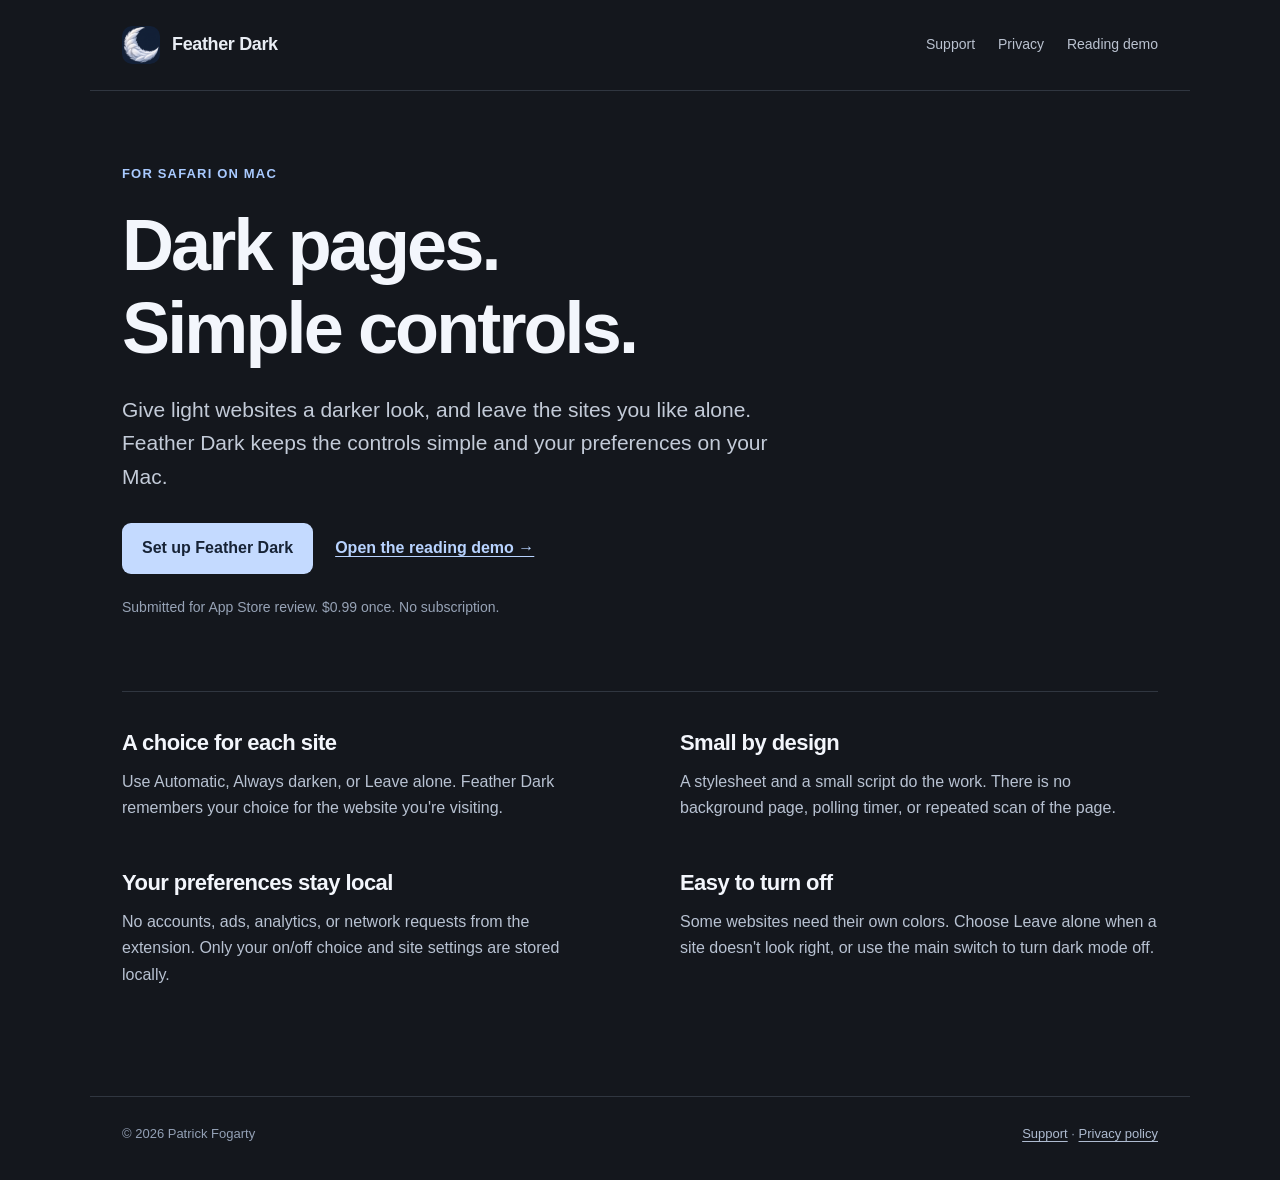
<file: index.html>
<!doctype html>
<html lang="en">
<head>
  <meta charset="utf-8">
  <meta name="viewport" content="width=device-width, initial-scale=1">
  <meta name="description" content="Feather Dark is a small dark mode extension for Safari on Mac. Simple controls for each website. No accounts or tracking.">
  <title>Feather Dark — Simple dark mode for Safari</title>
  <link rel="icon" href="icon.png" type="image/png">
  <link rel="stylesheet" href="style.css">
</head>
<body>
  <header class="site-header">
    <a class="brand" href="index.html"><img src="icon.png" alt="" width="38" height="38">Feather Dark</a>
    <nav aria-label="Main navigation"><a href="support.html">Support</a><a href="privacy.html">Privacy</a><a href="demo.html">Reading demo</a></nav>
  </header>
  <main>
    <section class="hero" aria-labelledby="intro">
      <p class="eyebrow">For Safari on Mac</p>
      <h1 id="intro">Dark pages.<br>Simple controls.</h1>
      <p class="lead">Give light websites a darker look, and leave the sites you like alone. Feather Dark keeps the controls simple and your preferences on your Mac.</p>
      <div class="actions"><a class="button" href="support.html">Set up Feather Dark</a><a class="secondary" href="demo.html">Open the reading demo →</a></div>
      <p class="release-note">Submitted for App Store review. $0.99 once. No subscription.</p>
    </section>
    <div class="details">
      <section><h2>A choice for each site</h2><p>Use Automatic, Always darken, or Leave alone. Feather Dark remembers your choice for the website you're visiting.</p></section>
      <section><h2>Small by design</h2><p>A stylesheet and a small script do the work. There is no background page, polling timer, or repeated scan of the page.</p></section>
      <section><h2>Your preferences stay local</h2><p>No accounts, ads, analytics, or network requests from the extension. Only your on/off choice and site settings are stored locally.</p></section>
      <section><h2>Easy to turn off</h2><p>Some websites need their own colors. Choose Leave alone when a site doesn't look right, or use the main switch to turn dark mode off.</p></section>
    </div>
  </main>
  <footer class="site-footer"><span>© 2026 Patrick Fogarty</span><span><a href="support.html">Support</a> · <a href="privacy.html">Privacy policy</a></span></footer>
</body>
</html>
</file>
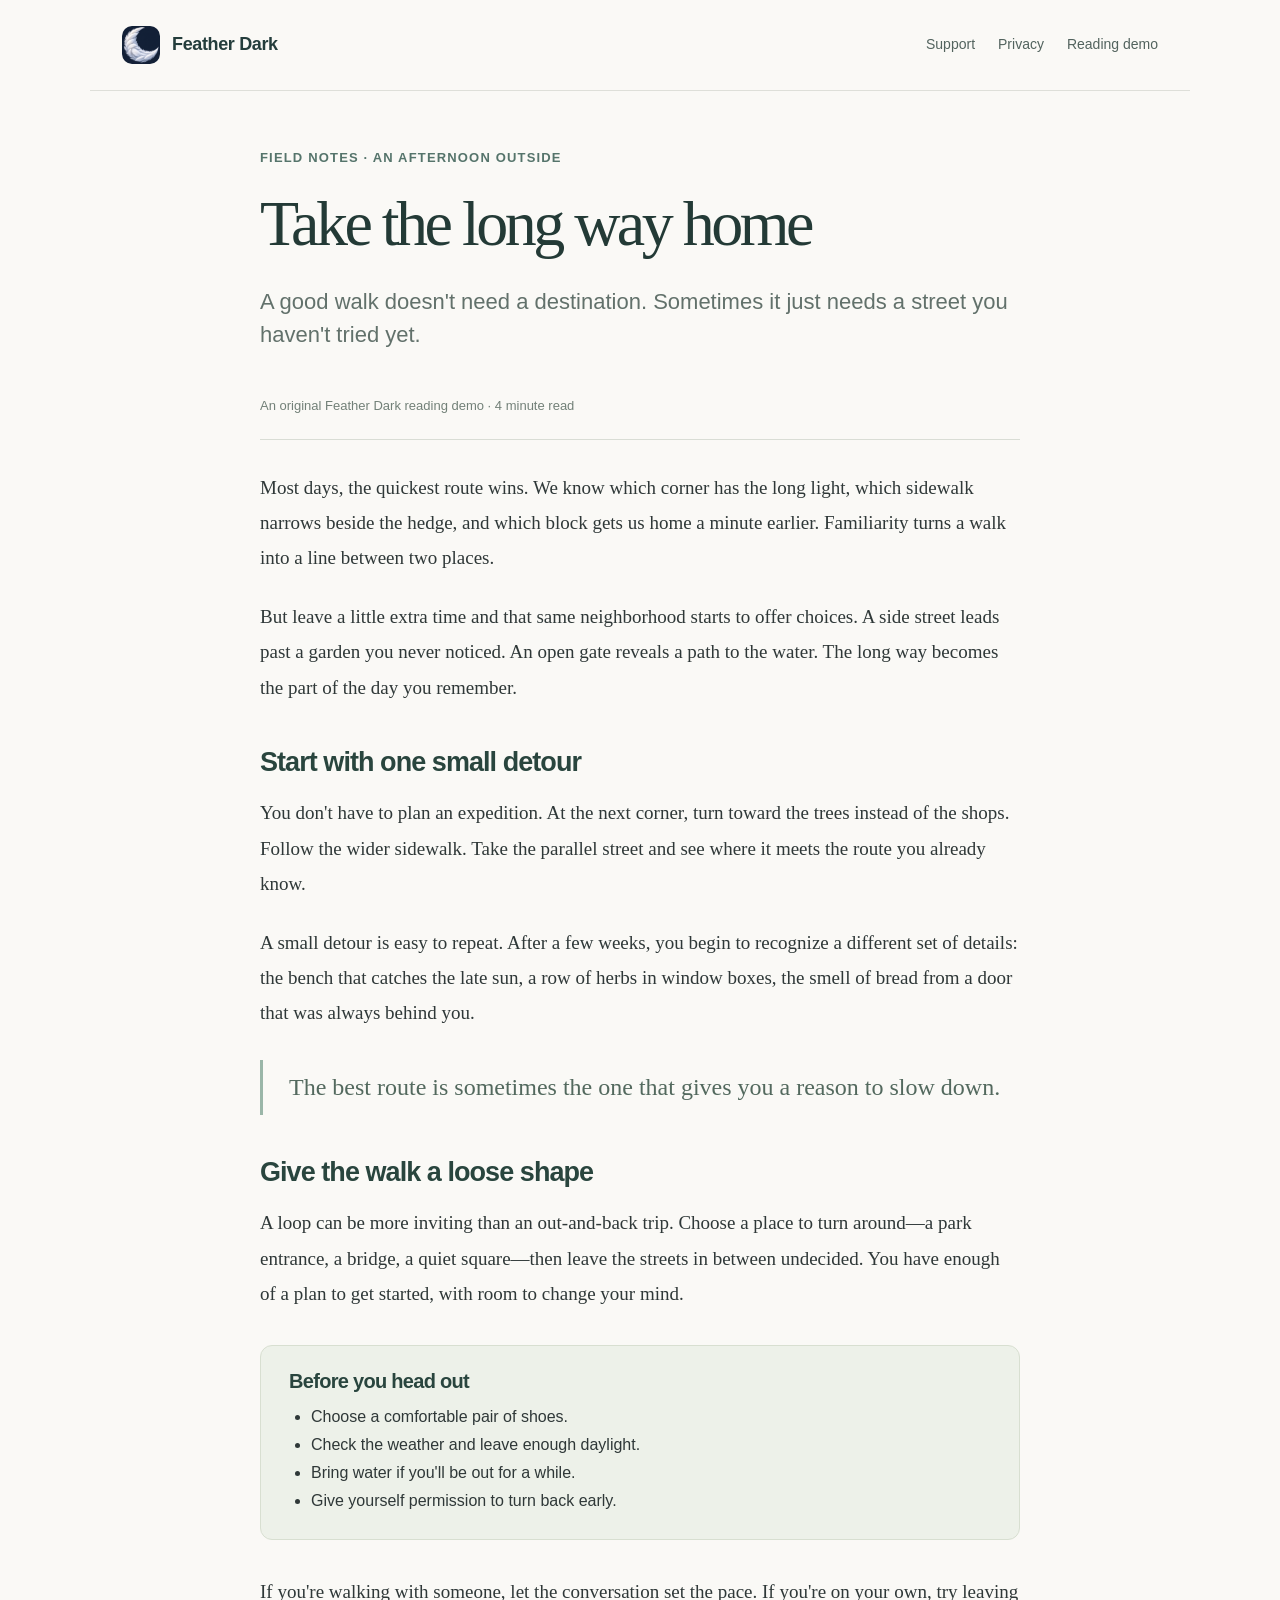
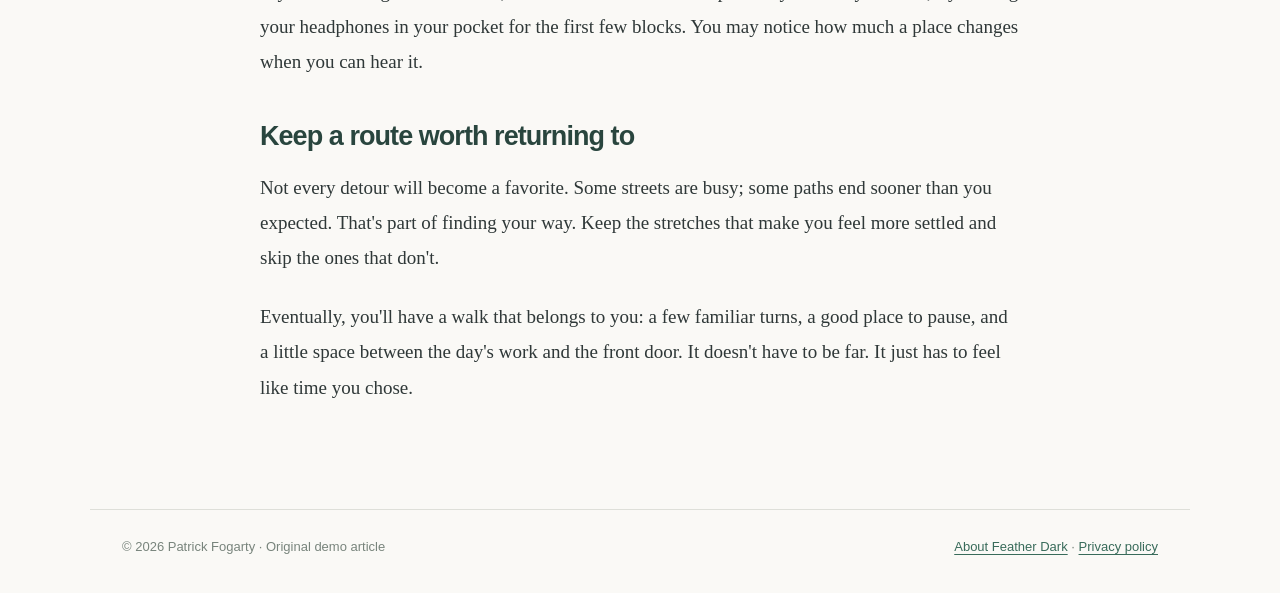
<file: demo.html>
<!doctype html>
<html lang="en">
<head>
  <meta charset="utf-8">
  <meta name="viewport" content="width=device-width, initial-scale=1">
  <meta name="description" content="An original reading page for trying Feather Dark in Safari.">
  <title>Take the long way home — Feather Dark reading demo</title>
  <link rel="icon" href="icon.png" type="image/png">
  <link rel="stylesheet" href="style.css">
</head>
<body class="demo">
  <header class="site-header">
    <a class="brand" href="index.html"><img src="icon.png" alt="" width="38" height="38">Feather Dark</a>
    <nav aria-label="Main navigation"><a href="support.html">Support</a><a href="privacy.html">Privacy</a><a href="demo.html" aria-current="page">Reading demo</a></nav>
  </header>
  <main>
    <article class="reading">
      <p class="eyebrow">Field notes · An afternoon outside</p>
      <h1>Take the long way home</h1>
      <p class="dek">A good walk doesn't need a destination. Sometimes it just needs a street you haven't tried yet.</p>
      <p class="article-meta">An original Feather Dark reading demo · 4 minute read</p>
      <div class="article-body">
        <p>Most days, the quickest route wins. We know which corner has the long light, which sidewalk narrows beside the hedge, and which block gets us home a minute earlier. Familiarity turns a walk into a line between two places.</p>
        <p>But leave a little extra time and that same neighborhood starts to offer choices. A side street leads past a garden you never noticed. An open gate reveals a path to the water. The long way becomes the part of the day you remember.</p>
        <h2>Start with one small detour</h2>
        <p>You don't have to plan an expedition. At the next corner, turn toward the trees instead of the shops. Follow the wider sidewalk. Take the parallel street and see where it meets the route you already know.</p>
        <p>A small detour is easy to repeat. After a few weeks, you begin to recognize a different set of details: the bench that catches the late sun, a row of herbs in window boxes, the smell of bread from a door that was always behind you.</p>
        <blockquote>The best route is sometimes the one that gives you a reason to slow down.</blockquote>
        <h2>Give the walk a loose shape</h2>
        <p>A loop can be more inviting than an out-and-back trip. Choose a place to turn around—a park entrance, a bridge, a quiet square—then leave the streets in between undecided. You have enough of a plan to get started, with room to change your mind.</p>
        <aside aria-labelledby="before-heading"><h2 id="before-heading">Before you head out</h2><ul><li>Choose a comfortable pair of shoes.</li><li>Check the weather and leave enough daylight.</li><li>Bring water if you'll be out for a while.</li><li>Give yourself permission to turn back early.</li></ul></aside>
        <p>If you're walking with someone, let the conversation set the pace. If you're on your own, try leaving your headphones in your pocket for the first few blocks. You may notice how much a place changes when you can hear it.</p>
        <h2>Keep a route worth returning to</h2>
        <p>Not every detour will become a favorite. Some streets are busy; some paths end sooner than you expected. That's part of finding your way. Keep the stretches that make you feel more settled and skip the ones that don't.</p>
        <p>Eventually, you'll have a walk that belongs to you: a few familiar turns, a good place to pause, and a little space between the day's work and the front door. It doesn't have to be far. It just has to feel like time you chose.</p>
      </div>
    </article>
  </main>
  <footer class="site-footer"><span>© 2026 Patrick Fogarty · Original demo article</span><span><a href="support.html">About Feather Dark</a> · <a href="privacy.html">Privacy policy</a></span></footer>
</body>
</html>
</file>
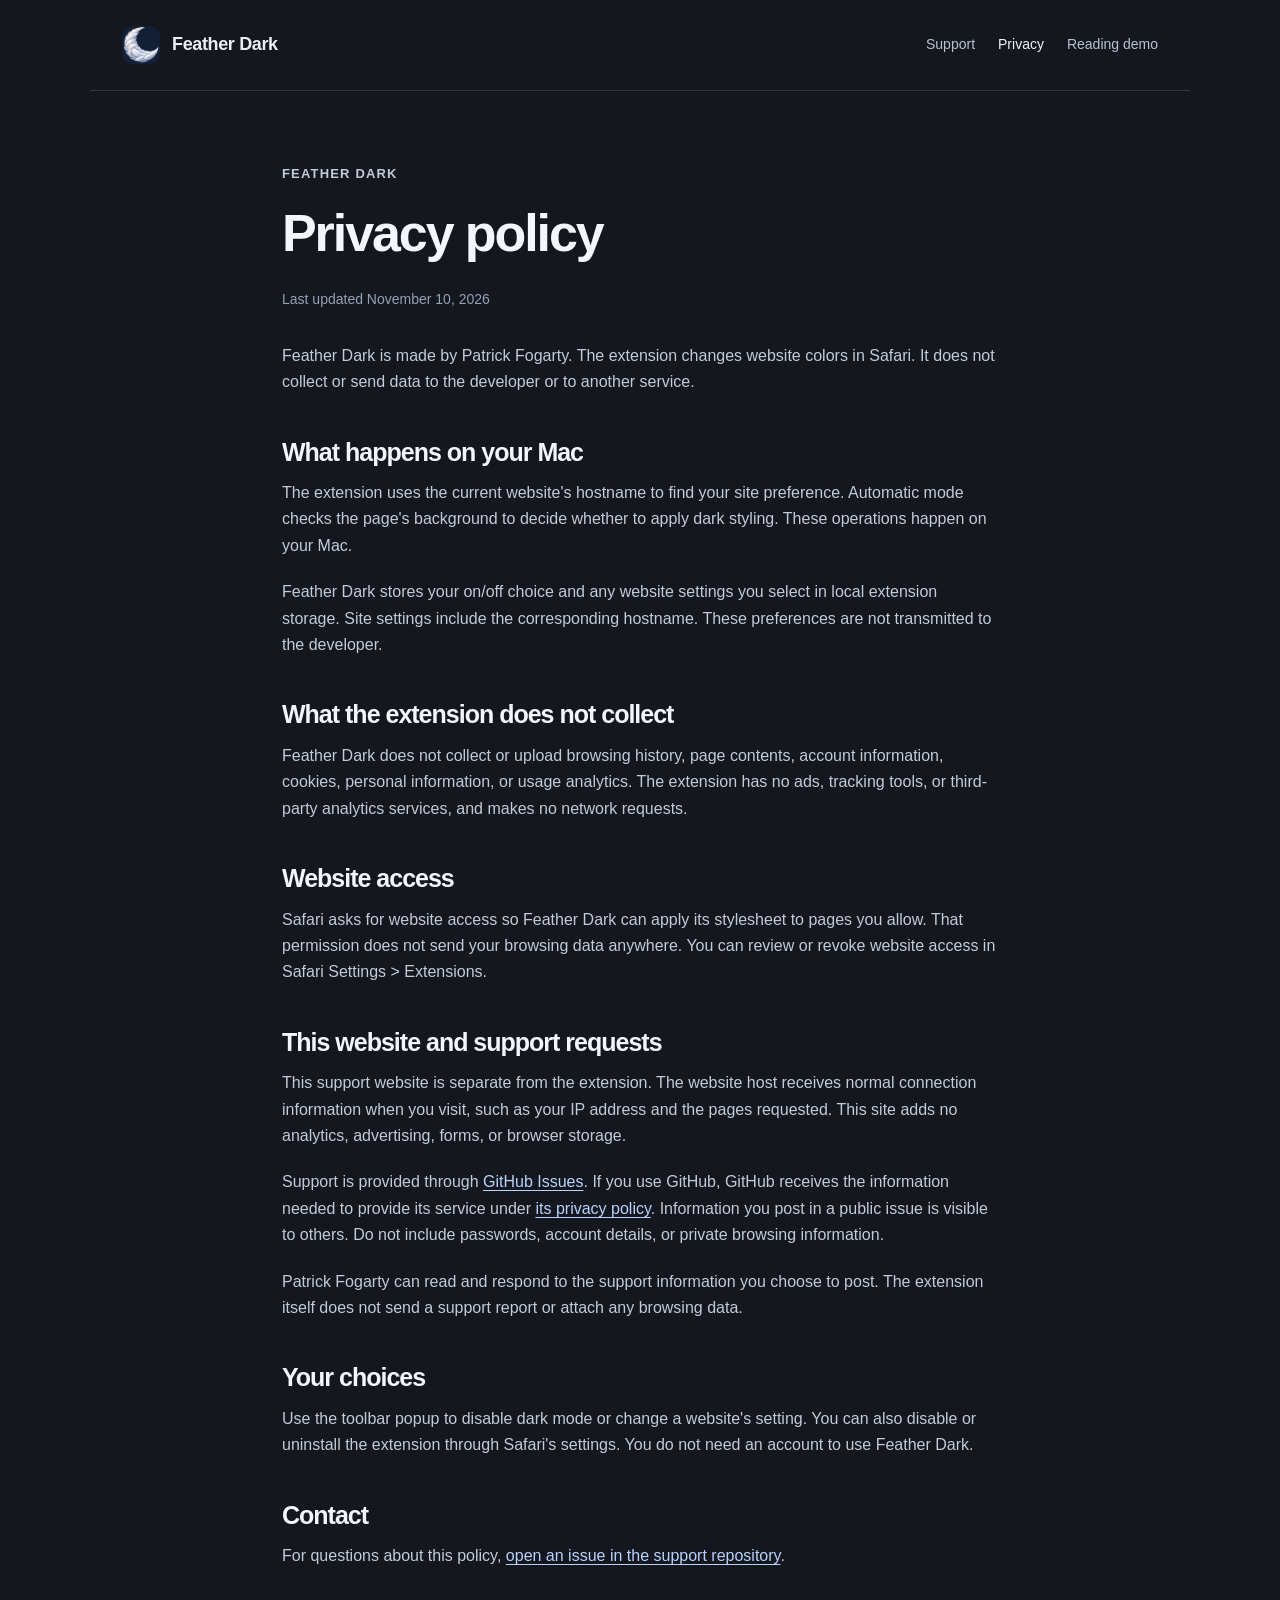
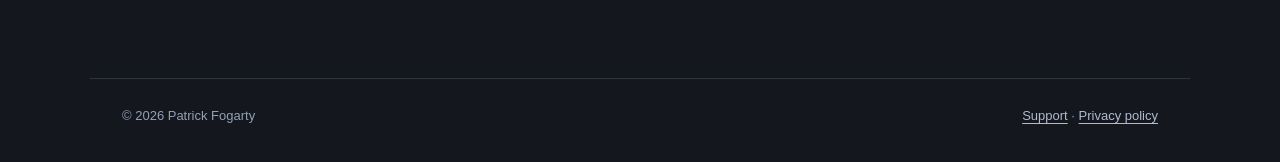
<file: privacy.html>
<!doctype html>
<html lang="en">
<head>
  <meta charset="utf-8">
  <meta name="viewport" content="width=device-width, initial-scale=1">
  <meta name="description" content="How Feather Dark uses local preferences and website access, and how support requests are handled.">
  <title>Privacy policy — Feather Dark</title>
  <link rel="icon" href="icon.png" type="image/png">
  <link rel="stylesheet" href="style.css">
</head>
<body>
  <header class="site-header">
    <a class="brand" href="index.html"><img src="icon.png" alt="" width="38" height="38">Feather Dark</a>
    <nav aria-label="Main navigation"><a href="support.html">Support</a><a href="privacy.html" aria-current="page">Privacy</a><a href="demo.html">Reading demo</a></nav>
  </header>
  <main class="page">
    <p class="eyebrow">Feather Dark</p>
    <h1>Privacy policy</h1>
    <p class="updated">Last updated November 10, 2026</p>
    <p>Feather Dark is made by Patrick Fogarty. The extension changes website colors in Safari. It does not collect or send data to the developer or to another service.</p>
    <h2>What happens on your Mac</h2>
    <p>The extension uses the current website's hostname to find your site preference. Automatic mode checks the page's background to decide whether to apply dark styling. These operations happen on your Mac.</p>
    <p>Feather Dark stores your on/off choice and any website settings you select in local extension storage. Site settings include the corresponding hostname. These preferences are not transmitted to the developer.</p>
    <h2>What the extension does not collect</h2>
    <p>Feather Dark does not collect or upload browsing history, page contents, account information, cookies, personal information, or usage analytics. The extension has no ads, tracking tools, or third-party analytics services, and makes no network requests.</p>
    <h2>Website access</h2>
    <p>Safari asks for website access so Feather Dark can apply its stylesheet to pages you allow. That permission does not send your browsing data anywhere. You can review or revoke website access in Safari Settings &gt; Extensions.</p>
    <h2>This website and support requests</h2>
    <p>This support website is separate from the extension. The website host receives normal connection information when you visit, such as your IP address and the pages requested. This site adds no analytics, advertising, forms, or browser storage.</p>
    <p>Support is provided through <a href="https://github.com/fogarty22/feather-dark-support/issues">GitHub Issues</a>. If you use GitHub, GitHub receives the information needed to provide its service under <a href="https://docs.github.com/en/site-policy/privacy-policies/github-general-privacy-statement">its privacy policy</a>. Information you post in a public issue is visible to others. Do not include passwords, account details, or private browsing information.</p>
    <p>Patrick Fogarty can read and respond to the support information you choose to post. The extension itself does not send a support report or attach any browsing data.</p>
    <h2>Your choices</h2>
    <p>Use the toolbar popup to disable dark mode or change a website's setting. You can also disable or uninstall the extension through Safari's settings. You do not need an account to use Feather Dark.</p>
    <h2>Contact</h2>
    <p>For questions about this policy, <a href="https://github.com/fogarty22/feather-dark-support/issues">open an issue in the support repository</a>.</p>
  </main>
  <footer class="site-footer"><span>© 2026 Patrick Fogarty</span><span><a href="support.html">Support</a> · <a href="privacy.html">Privacy policy</a></span></footer>
</body>
</html>
</file>
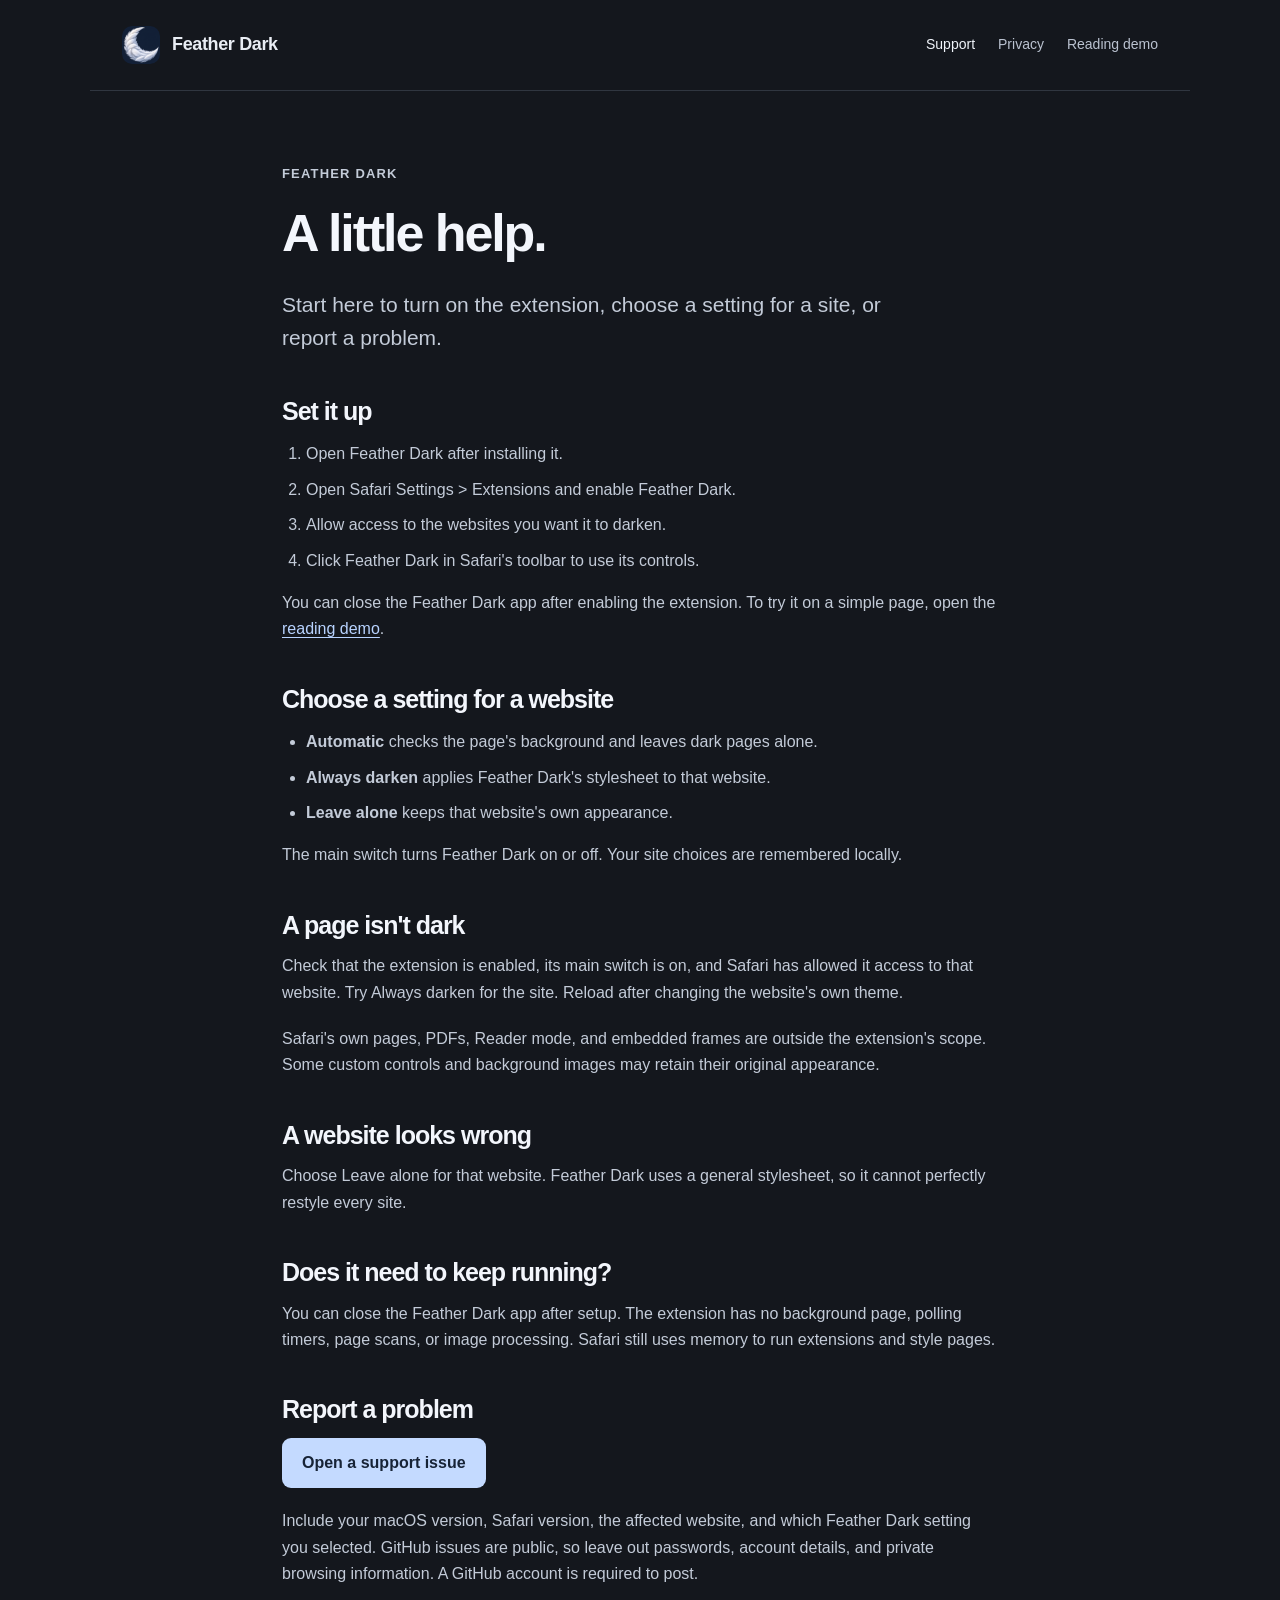
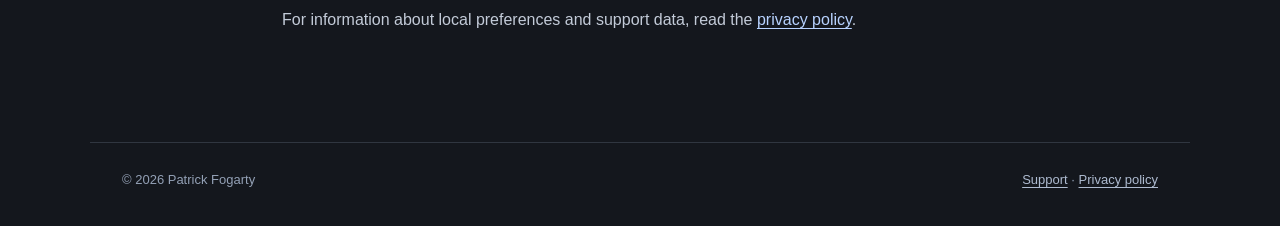
<file: support.html>
<!doctype html>
<html lang="en">
<head>
  <meta charset="utf-8">
  <meta name="viewport" content="width=device-width, initial-scale=1">
  <meta name="description" content="Set up Feather Dark in Safari, choose settings for a website, and get help with pages that don't look right.">
  <title>Support — Feather Dark</title>
  <link rel="icon" href="icon.png" type="image/png">
  <link rel="stylesheet" href="style.css">
</head>
<body>
  <header class="site-header">
    <a class="brand" href="index.html"><img src="icon.png" alt="" width="38" height="38">Feather Dark</a>
    <nav aria-label="Main navigation"><a href="support.html" aria-current="page">Support</a><a href="privacy.html">Privacy</a><a href="demo.html">Reading demo</a></nav>
  </header>
  <main class="page">
    <p class="eyebrow">Feather Dark</p>
    <h1>A little help.</h1>
    <p class="lead">Start here to turn on the extension, choose a setting for a site, or report a problem.</p>
    <h2>Set it up</h2>
    <ol><li>Open Feather Dark after installing it.</li><li>Open Safari Settings &gt; Extensions and enable Feather Dark.</li><li>Allow access to the websites you want it to darken.</li><li>Click Feather Dark in Safari's toolbar to use its controls.</li></ol>
    <p>You can close the Feather Dark app after enabling the extension. To try it on a simple page, open the <a href="demo.html">reading demo</a>.</p>
    <h2>Choose a setting for a website</h2>
    <ul><li><strong>Automatic</strong> checks the page's background and leaves dark pages alone.</li><li><strong>Always darken</strong> applies Feather Dark's stylesheet to that website.</li><li><strong>Leave alone</strong> keeps that website's own appearance.</li></ul>
    <p>The main switch turns Feather Dark on or off. Your site choices are remembered locally.</p>
    <h2>A page isn't dark</h2>
    <p>Check that the extension is enabled, its main switch is on, and Safari has allowed it access to that website. Try Always darken for the site. Reload after changing the website's own theme.</p>
    <p>Safari's own pages, PDFs, Reader mode, and embedded frames are outside the extension's scope. Some custom controls and background images may retain their original appearance.</p>
    <h2>A website looks wrong</h2>
    <p>Choose Leave alone for that website. Feather Dark uses a general stylesheet, so it cannot perfectly restyle every site.</p>
    <h2>Does it need to keep running?</h2>
    <p>You can close the Feather Dark app after setup. The extension has no background page, polling timers, page scans, or image processing. Safari still uses memory to run extensions and style pages.</p>
    <h2>Report a problem</h2>
    <p><a class="button" href="https://github.com/fogarty22/feather-dark-support/issues">Open a support issue</a></p>
    <p>Include your macOS version, Safari version, the affected website, and which Feather Dark setting you selected. GitHub issues are public, so leave out passwords, account details, and private browsing information. A GitHub account is required to post.</p>
    <p>For information about local preferences and support data, read the <a href="privacy.html">privacy policy</a>.</p>
  </main>
  <footer class="site-footer"><span>© 2026 Patrick Fogarty</span><span><a href="support.html">Support</a> · <a href="privacy.html">Privacy policy</a></span></footer>
</body>
</html>
</file>
<file: style.css>
* { box-sizing: border-box; }
:root { color-scheme: dark; font-family: -apple-system, BlinkMacSystemFont, "Segoe UI", sans-serif; background: #14171d; color: #e9edf4; font-synthesis: none; }
body { margin: 0; line-height: 1.65; }
a { color: #b8d3ff; text-underline-offset: .2em; }
a:hover { color: #e3edff; }
a:focus-visible { outline: 2px solid #a8d1ff; outline-offset: 5px; border-radius: 3px; }
.site-header { max-width: 1100px; margin: auto; padding: 26px 32px; display: flex; align-items: center; justify-content: space-between; gap: 24px; border-bottom: 1px solid #303640; }
.brand { display: inline-flex; align-items: center; gap: 12px; color: inherit; text-decoration: none; font-weight: 650; letter-spacing: -.02em; font-size: 18px; }
.brand img { width: 38px; height: 38px; border-radius: 10px; }
nav { display: flex; flex-wrap: wrap; gap: 23px; font-size: 14px; }
nav a { text-decoration: none; color: #bac2d0; }
nav a[aria-current="page"] { color: #f0f4fa; }
main { max-width: 1100px; margin: auto; padding: 72px 32px 88px; }
.hero { max-width: 780px; }
.eyebrow { color: #a9caff; font-size: 13px; font-weight: 650; letter-spacing: .09em; text-transform: uppercase; }
h1, h2, h3 { color: #f3f6fc; line-height: 1.14; letter-spacing: -.04em; }
h1 { font-size: clamp(40px, 7vw, 72px); margin: 16px 0 24px; }
h2 { font-size: 30px; margin: 0 0 14px; }
h3 { font-size: 20px; margin: 32px 0 10px; }
p { margin: 0 0 20px; }
.lead { color: #c3cbd8; font-size: 21px; line-height: 1.6; max-width: 650px; }
.actions { display: flex; flex-wrap: wrap; gap: 14px; align-items: center; margin-top: 30px; }
.button { display: inline-block; padding: 12px 20px; border-radius: 9px; background: #c4daff; color: #172336; font-weight: 650; text-decoration: none; }
.button:hover { background: #dfebff; color: #172336; }
.secondary { padding: 12px 8px; font-weight: 550; }
.release-note { font-size: 14px; color: #97a3b6; margin-top: 22px; }
.details { margin-top: 72px; padding-top: 38px; border-top: 1px solid #303640; display: grid; grid-template-columns: 1fr 1fr; column-gap: 80px; row-gap: 28px; }
.details p { color: #b8c2d2; }
.details h2 { font-size: 22px; letter-spacing: -.025em; }
.page { max-width: 780px; }
.page h1 { font-size: clamp(38px, 6vw, 52px); }
.page h2 { font-size: 25px; margin-top: 42px; }
.page p, .page li { color: #c3cbd8; }
.page li { margin-bottom: 9px; }
.page ul, .page ol { padding-left: 24px; }
.updated { color: #94a1b5 !important; font-size: 14px; margin-bottom: 32px; }
.note { border-left: 3px solid #7696c8; padding: 5px 0 5px 20px; margin: 28px 0; }
.site-footer { max-width: 1100px; margin: auto; padding: 26px 32px 36px; border-top: 1px solid #303640; color: #93a0b5; font-size: 13px; display: flex; flex-wrap: wrap; gap: 12px 28px; justify-content: space-between; }
.site-footer a { color: #aebbd0; }
body.demo { background: #faf9f6; color: #2f3838; color-scheme: light; }
.demo .site-header { border-color: #dedfd9; }
.demo .brand { color: #243d3c; }
.demo nav a { color: #52635e; }
.demo main { padding-top: 56px; padding-bottom: 80px; }
.reading { max-width: 760px; margin: auto; }
.reading .eyebrow { color: #55746b; }
.reading h1 { color: #233a36; font-family: Georgia, "Times New Roman", serif; font-weight: 500; letter-spacing: -.055em; font-size: clamp(42px, 6vw, 64px); max-width: 700px; }
.reading .dek { color: #62716b; font-size: 22px; line-height: 1.5; margin-bottom: 30px; }
.article-meta { padding: 14px 0 22px; border-bottom: 1px solid #d9ddd5; color: #728078; font-size: 13px; margin-bottom: 30px; }
.article-body { font-family: Georgia, "Times New Roman", serif; font-size: 19px; line-height: 1.85; }
.article-body h2 { font-family: -apple-system, BlinkMacSystemFont, "Segoe UI", sans-serif; font-size: 27px; letter-spacing: -.035em; color: #29453e; margin: 42px 0 18px; }
.article-body p { margin-bottom: 24px; }
.article-body blockquote { margin: 30px 0; padding: 8px 0 8px 26px; border-left: 3px solid #9ab6a8; color: #53695e; font-size: 24px; line-height: 1.6; }
.article-body aside { font-family: -apple-system, BlinkMacSystemFont, "Segoe UI", sans-serif; padding: 24px 28px; background: #edf1e9; border: 1px solid #d8dfd1; border-radius: 12px; font-size: 16px; line-height: 1.75; margin: 34px 0; }
.article-body aside h2 { font-size: 20px; margin: 0 0 10px; }
.article-body aside ul { padding-left: 22px; margin: 0; }
.demo .site-footer { color: #78847c; border-color: #dedfd9; }
.demo a { color: #386b5a; }
.demo a:hover { color: #1a4938; }
@media (max-width: 640px) {
  .site-header { align-items: flex-start; padding: 20px; flex-direction: column; gap: 16px; }
  nav { gap: 18px; }
  main { padding: 46px 22px 60px; }
  .lead { font-size: 19px; }
  .details { grid-template-columns: 1fr; margin-top: 48px; gap: 18px; }
  .site-footer { padding: 24px 22px 30px; }
  .article-body { font-size: 18px; }
  .reading .dek { font-size: 20px; }
}
</file>
